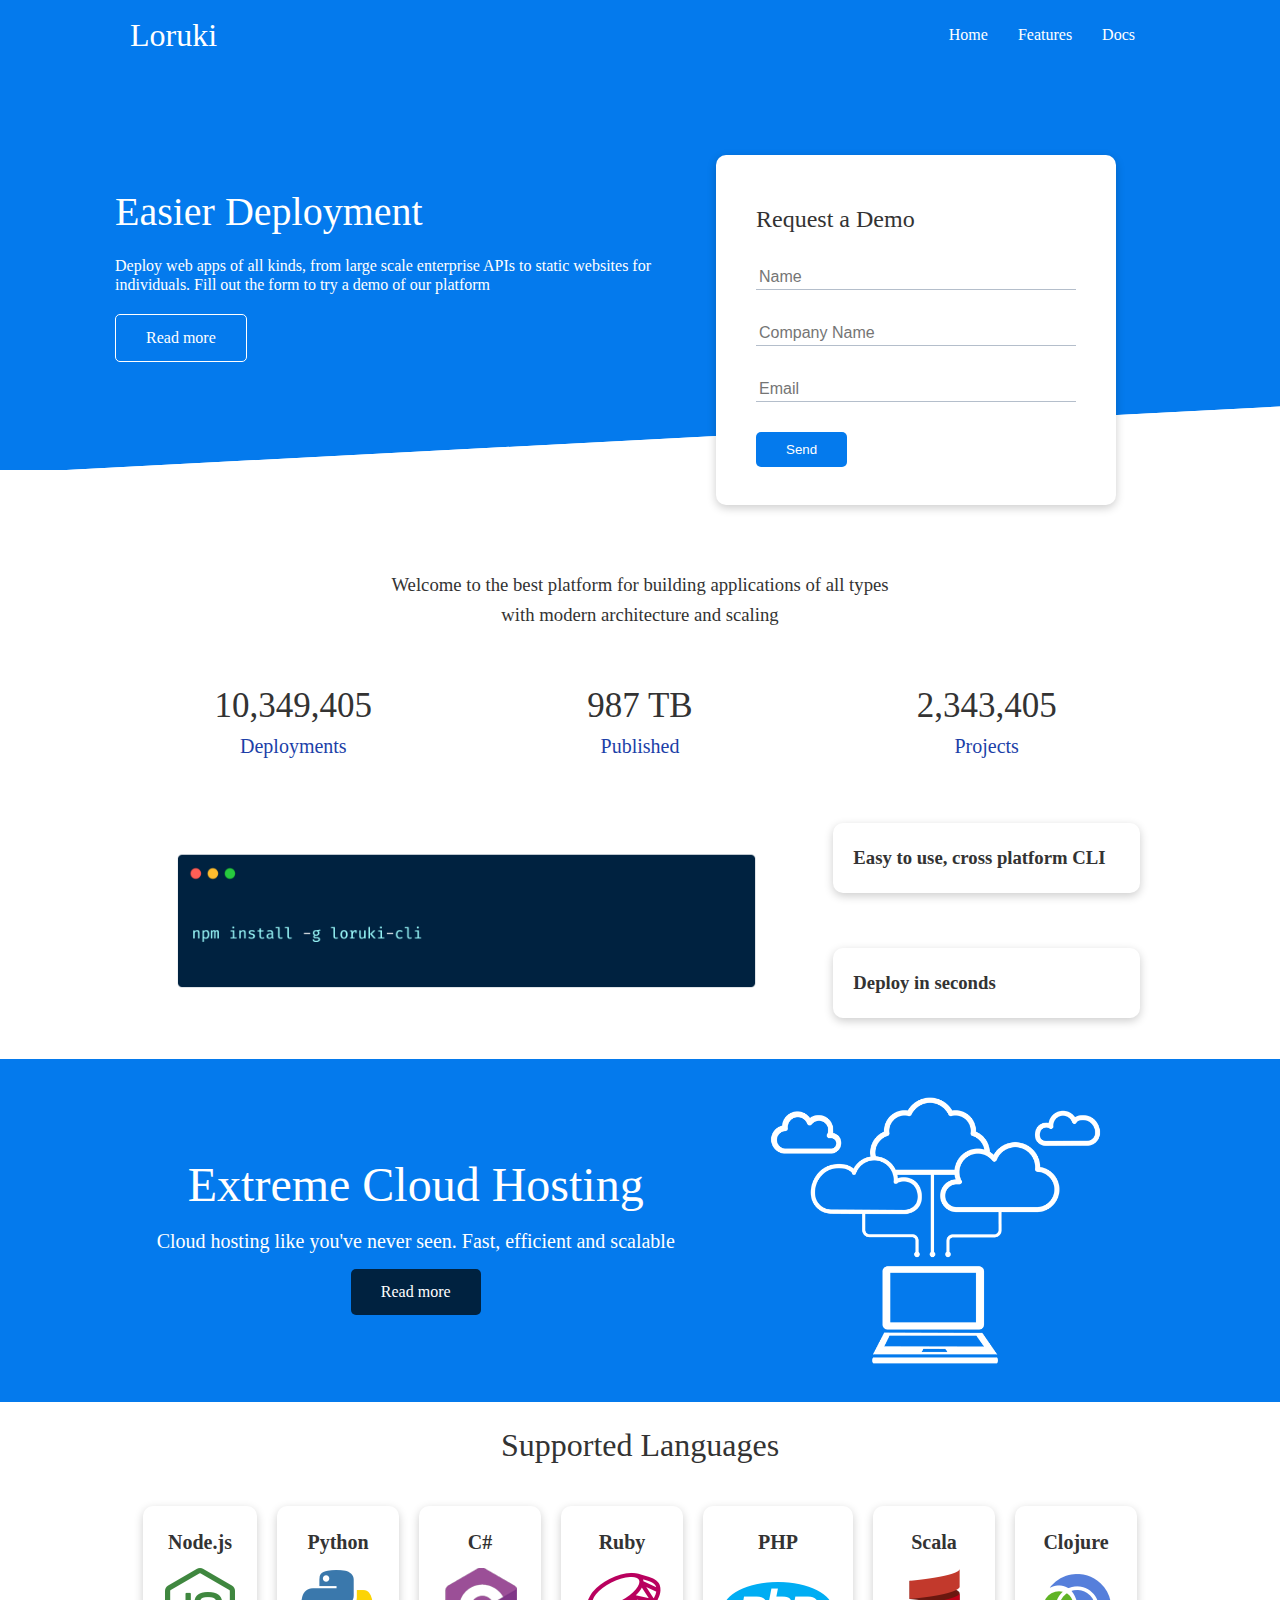
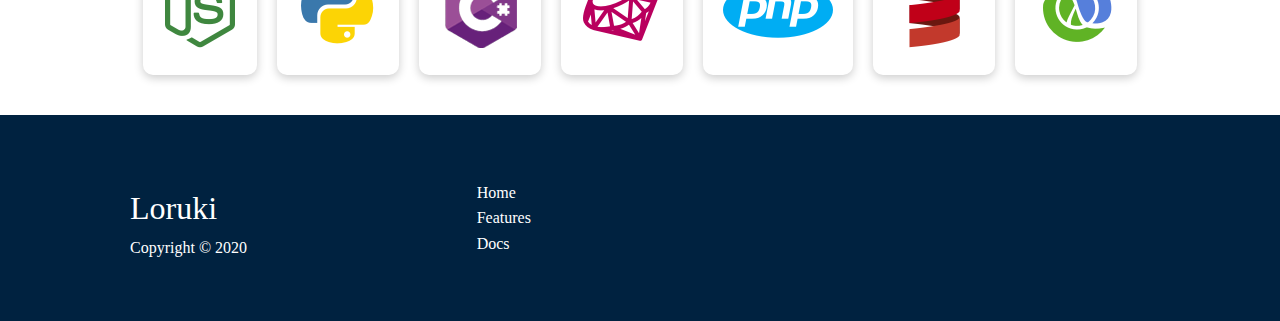
<file: index.html>
<!DOCTYPE html>
<html lang="en">
<head>
    <meta charset="UTF-8">
    <meta name="viewport" content="width=device-width, initial-scale=1.0">
    <link rel="stylesheet" href="https://cdnjs.cloudflare.com/ajax/libs/font-awesome/5.15.1/css/all.min.css" integrity="sha512-+4zCK9k+qNFUR5X+cKL9EIR+ZOhtIloNl9GIKS57V1MyNsYpYcUrUeQc9vNfzsWfV28IaLL3i96P9sdNyeRssA==" crossorigin="anonymous" />
    <link rel='stylesheet' href='css/utilities.css'>
    <link rel='stylesheet' href='css/style.css'>
    <title>Loruki</title>
</head>
<body>
    <!-- Navbar -->
    <div class="navbar">
        <div class="container flex">
            <h1 class="logo">Loruki</h1>
            <nav>
                <ul>
                    <li><a href="index.html">Home</a></li>
                    <li><a href="features.html">Features</a></li>
                    <li><a href="docs.html">Docs</a></li>
                </ul>
            </nav>
        </div>
    </div>
    <!-- Showcase -->
    <section class="showcase">
        <div class="container grid">
            <div class="showcase-text">
                <h1>Easier Deployment</h1>
                <p>Deploy web apps of all kinds, from large scale enterprise APIs to static websites for individuals. Fill out the form to try a demo of our platform</p>
                <a href='features.html' class="btn btn-outline">Read more</a>
            </div>
            <div class="showcase-form card">
                <h2>Request a Demo</h2>
                <form>
                    <div class="form-control">
                        <input type="text" name='name' placeholder="Name" required>
                    </div>
                    <div class="form-control">
                        <input type="text" name='company' placeholder="Company Name" required>
                    </div>
                    <div class="form-control">
                        <input type="email" name='email' placeholder="Email" required>
                    </div>
                    <input type="submit" value='Send' class="btn btn-primary">
                </form>
            </div>
        </div>
    </section>
    <!-- Stats -->
    <section class='stats'>
        <div class="container">
            <h3 class="stats-heading text-center my-1">Welcome to the best platform for building applications of all types with modern architecture and scaling</h3>
            <div class="grid grid-3 text-center my-4">
                <div>
                    <i class="fas fa-server fa-3x"></i>
                    <h3>10,349,405</h3>
                    <p class="text-secondary">Deployments</p>
                </div>
                <div>
                    <i class="fas fa-upload fa-3x"></i>
                    <h3>987 TB</h3>
                    <p class="text-secondary">Published</p>
                </div>
                <div>
                    <i class="fas fa-project-diagram fa-3x"></i>
                    <h3>2,343,405</h3>
                    <p class="text-secondary">Projects</p>
                </div>
            </div>
        </div>
    </section>
    <!-- Cli -->
    <section class="cli">
        <div class="container grid">
            <img src="images/cli.png" alt="">
            <div class="card">
                <h3>Easy to use, cross platform CLI</h3>
            </div>
            <div class="card">
                <h3>Deploy in seconds</h3>
            </div>
        </div>
    </section>
    <!-- Cloud -->
    <section class="cloud bg-primary my-2 py-2">
        <div class="container grid">
            <div class="text-center">
                <h2 class="lg">Extreme Cloud Hosting</h2>
                <p class="lead my-1">Cloud hosting like you've never seen. Fast, efficient and scalable</p>
                <a href="features.html" class="btn btn-dark">Read more</a>
            </div>
            <img src="images/cloud.png" alt="">
        </div>
    </section>
    <!-- Languages -->
    <section class="languages">
        <h2 class="md text-center my-2">Supported Languages</h2>
        <div class="container flex">
            <div class="card">
                <h4>Node.js</h4>
                <img src="images/logos/node.png" alt="">
            </div>
            <div class="card">
                <h4>Python</h4>
                <img src="images/logos/python.png" alt="">
              </div>
              <div class="card">
                <h4>C#</h4>
                <img src="images/logos/csharp.png" alt="">
              </div>
              <div class="card">
                <h4>Ruby</h4>
                <img src="images/logos/ruby.png" alt="">
              </div>
              <div class="card">
                <h4>PHP</h4>
                <img src="images/logos/php.png" alt="">
              </div>
              <div class="card">
                <h4>Scala</h4>
                <img src="images/logos/scala.png" alt="">
              </div>
              <div class="card">
                <h4>Clojure</h4>
                <img src="images/logos/clojure.png" alt="">
              </div>
        </div>
    </section>
    <!-- Footer -->
    <footer class="footer bg-dark py-5">
        <div class="container grid grid-3">
            <div>
                <h1>Loruki</h1>
                <p>Copyright &copy; 2020</p>
            </div>
            <nav>
                <ul>
                    <li><a href="index.html">Home</a></li>
                    <li><a href="features.html">Features</a></li>
                    <li><a href="docs.html">Docs</a></li>
                </ul>
            </nav>
            <div class="social">
                <a href="#"><i class="fab fa-github fa-2x"></i></a>
                <a href="#"><i class="fab fa-facebook fa-2x"></i></a>
                <a href="#"><i class="fab fa-instagram fa-2x"></i></a>
                <a href="#"><i class="fab fa-twitter fa-2x"></i></a>
            </div>
        </div>
    </footer>
</body>
</html>
</file>
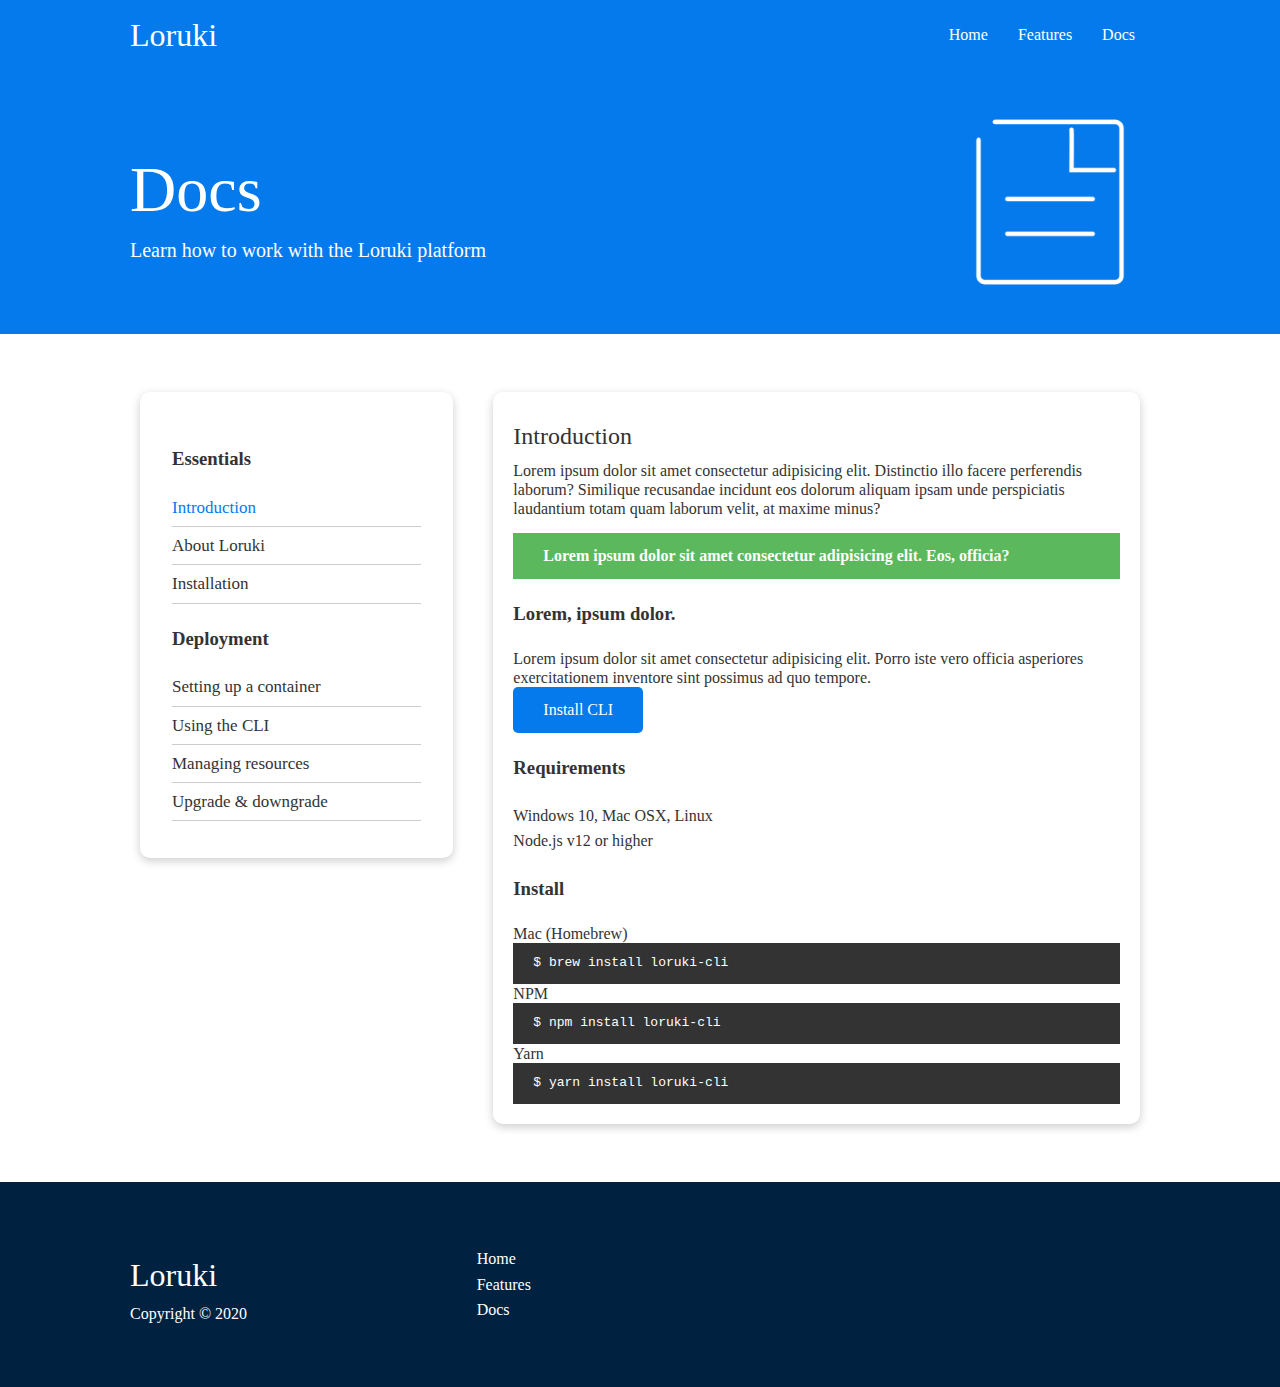
<file: docs.html>
<!DOCTYPE html>
<html lang="en">
<head>
    <meta charset="UTF-8">
    <meta name="viewport" content="width=device-width, initial-scale=1.0">
    <link rel="stylesheet" href="https://cdnjs.cloudflare.com/ajax/libs/font-awesome/5.15.1/css/all.min.css" integrity="sha512-+4zCK9k+qNFUR5X+cKL9EIR+ZOhtIloNl9GIKS57V1MyNsYpYcUrUeQc9vNfzsWfV28IaLL3i96P9sdNyeRssA==" crossorigin="anonymous" />
    <link rel='stylesheet' href='css/utilities.css'>
    <link rel='stylesheet' href='css/style.css'>
    <title>Loruki</title>
</head>
<body>
    <!-- Navbar -->
    <div class="navbar">
        <div class="container flex">
            <h1 class="logo">Loruki</h1>
            <nav>
                <ul>
                    <li><a href="index.html">Home</a></li>
                    <li><a href="features.html">Features</a></li>
                    <li><a href="docs.html">Docs</a></li>
                </ul>
            </nav>
        </div>
    </div>
    <!-- Head -->
    <section class="docs-head bg-primary py-3">
        <div class="container grid">
            <div>
                <h1 class="xl">Docs</h1>
                <p class="lead">Learn how to work with the Loruki platform</p>
            </div>
            <img src="images/docs.png" alt="">
        </div>
    </section>
    <!-- Docs main -->
    <section class="docs-main my-4">
        <div class="container grid">
            <div class="card bg-ligth p-3">
                <h3 class="my-2">Essentials</h3>
                <nav>
                    <ul>
                        <li><a class='text-primary' href="#">Introduction</a></li>
                        <li><a href="#">About Loruki</a></li>
                        <li><a href="#">Installation</a></li>
                    </ul>
                </nav>
                <h3 class="my-2">Deployment</h3>
                <nav>
                    <ul>
                        <li><a href="#">Setting up a container</a></li>
                        <li><a href="#">Using the CLI</a></li>
                        <li><a href="#">Managing resources</a></li>
                        <li><a href="#">Upgrade & downgrade</a></li>
                    </ul>
                </nav>
            </div>
            <div class="card">
                <h2>Introduction</h2>
                <p>Lorem ipsum dolor sit amet consectetur adipisicing elit. Distinctio illo facere perferendis laborum? Similique recusandae incidunt eos dolorum aliquam ipsam unde perspiciatis laudantium totam quam laborum velit, at maxime minus?</p>
                
                <div class="alert alert-success">
                    <i class="fas fa-info">
                        
                    </i>Lorem ipsum dolor sit amet consectetur adipisicing elit. Eos, officia?
                </div>
                
                <h3>Lorem, ipsum dolor.</h3>
                <p>Lorem ipsum dolor sit amet consectetur adipisicing elit. Porro iste vero officia asperiores exercitationem inventore sint possimus ad quo tempore.</p>
                <a href="#" class="btn btn-primary">Install CLI</a>

                <h3>Requirements</h3>
                <ul>
                    <li>Windows 10, Mac OSX, Linux</li>
                    <li>Node.js v12 or higher</li>
                </ul>

                <h3>Install</h3>
                <p>Mac (Homebrew)</p>
                <pre><code>$ brew install loruki-cli</code></pre>
                <p>NPM</p>
                <pre><code>$ npm install loruki-cli</code></pre>
                <p>Yarn</p>
                <pre><code>$ yarn install loruki-cli</code></pre>
            </div>
        </div>
    </section>
    <!-- Footer -->
    <footer class="footer bg-dark py-5">
        <div class="container grid grid-3">
            <div>
                <h1>Loruki</h1>
                <p>Copyright &copy; 2020</p>
            </div>
            <nav>
                <ul>
                    <li><a href="index.html">Home</a></li>
                    <li><a href="features.html">Features</a></li>
                    <li><a href="docs.html">Docs</a></li>
                </ul>
            </nav>
            <div class="social">
                <a href="#"><i class="fab fa-github fa-2x"></i></a>
                <a href="#"><i class="fab fa-facebook fa-2x"></i></a>
                <a href="#"><i class="fab fa-instagram fa-2x"></i></a>
                <a href="#"><i class="fab fa-twitter fa-2x"></i></a>
            </div>
        </div>
    </footer>
</body>
</html>
</file>
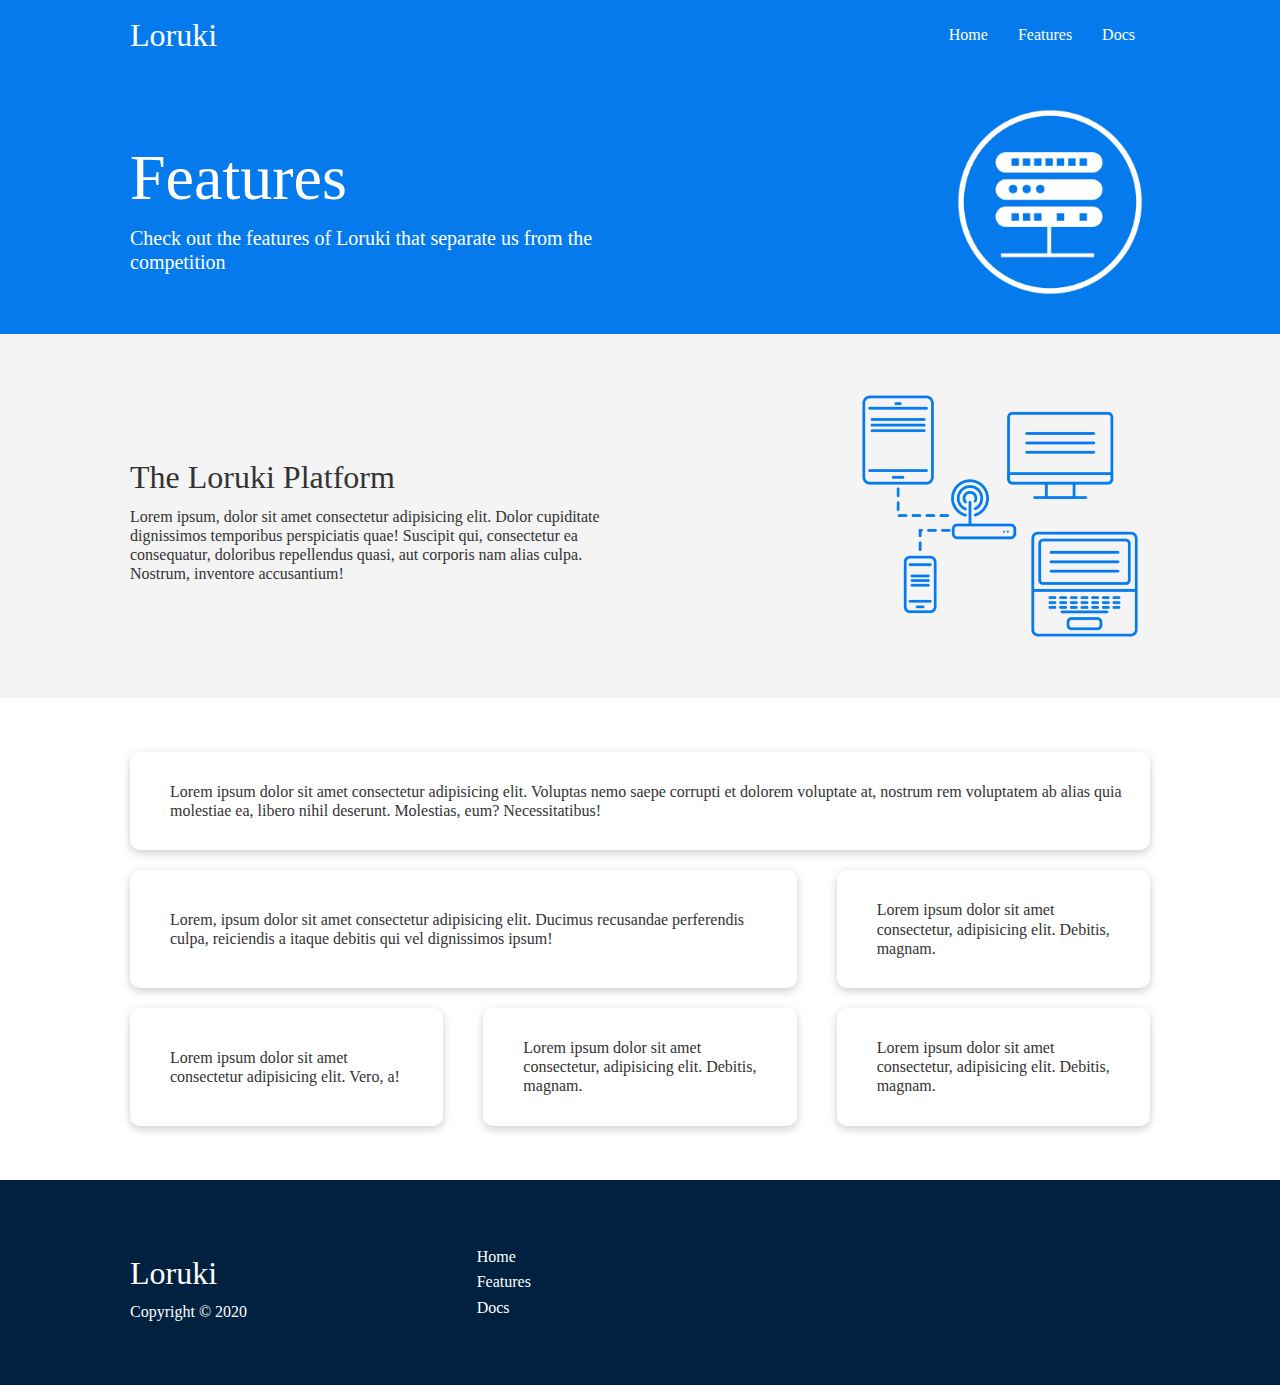
<file: features.html>
<!DOCTYPE html>
<html lang="en">
<head>
    <meta charset="UTF-8">
    <meta name="viewport" content="width=device-width, initial-scale=1.0">
    <link rel="stylesheet" href="https://cdnjs.cloudflare.com/ajax/libs/font-awesome/5.15.1/css/all.min.css" integrity="sha512-+4zCK9k+qNFUR5X+cKL9EIR+ZOhtIloNl9GIKS57V1MyNsYpYcUrUeQc9vNfzsWfV28IaLL3i96P9sdNyeRssA==" crossorigin="anonymous" />
    <link rel='stylesheet' href='css/utilities.css'>
    <link rel='stylesheet' href='css/style.css'>
    <title>Loruki</title>
</head>
<body>
    <!-- Navbar -->
    <div class="navbar">
        <div class="container flex">
            <h1 class="logo">Loruki</h1>
            <nav>
                <ul>
                    <li><a href="index.html">Home</a></li>
                    <li><a href="features.html">Features</a></li>
                    <li><a href="docs.html">Docs</a></li>
                </ul>
            </nav>
        </div>
    </div>
    <!-- Head -->
    <section class="features-head bg-primary py-3">
        <div class="container grid">
            <div>
                <h1 class="xl">Features</h1>
                <p class="lead">Check out the features of Loruki that separate us from the competition</p>
            </div>
            <img src="images/server.png" alt="">
        </div>
    </section>
    <!-- Sub Head -->
    <section class="features-sub-head bg-light py-3">
        <div class="container grid">
            <div>
                <h1 class="md">The Loruki Platform</h1>
                <p>Lorem ipsum, dolor sit amet consectetur adipisicing elit. Dolor cupiditate dignissimos temporibus perspiciatis quae! Suscipit qui, consectetur ea consequatur, doloribus repellendus quasi, aut corporis nam alias culpa. Nostrum, inventore accusantium!</p>
            </div>
            <img src="images/server2.png" alt="">
        </div>
    </section>
    <!-- Main -->
    <section class="features-main my-2">
        <div class="container grid grid-3">
            <div class="card flex">
                <i class="fas fa-server fa-3x"></i>
                <p>Lorem ipsum dolor sit amet consectetur adipisicing elit. Voluptas nemo saepe corrupti et dolorem voluptate at, nostrum rem voluptatem ab alias quia molestiae ea, libero nihil deserunt. Molestias, eum? Necessitatibus!</p>
            </div>
            <div class="card flex">
                <i class="fas fa-network-wired fa-3x"></i>
                <p>
                    Lorem, ipsum dolor sit amet consectetur adipisicing elit. Ducimus
                    recusandae perferendis culpa, reiciendis a itaque debitis qui vel
                    dignissimos ipsum!
                </p>
            </div>
            <div class="card flex">
                <i class="fas fa-laptop-code fa-3x"></i>
                <p>
                    Lorem ipsum dolor sit amet consectetur, adipisicing elit. Debitis,
                    magnam.
                </p>
            </div>
            <div class="card flex">
                <i class="fas fa-database fa-3x"></i>
                <p>
                    Lorem ipsum dolor sit amet consectetur adipisicing elit. Vero, a!
                </p>
            </div>
            <div class="card flex">
                <i class="fas fa-power-off fa-3x"></i>
                <p>
                    Lorem ipsum dolor sit amet consectetur, adipisicing elit. Debitis,
                    magnam.
                </p>
            </div>
            <div class="card flex">
                <i class="fas fa-upload fa-3x"></i>
                <p>
                    Lorem ipsum dolor sit amet consectetur, adipisicing elit. Debitis,
                    magnam.
                </p>
            </div>
        </div>
    </section>
    <!-- Footer -->
    <footer class="footer bg-dark py-5">
        <div class="container grid grid-3">
            <div>
                <h1>Loruki</h1>
                <p>Copyright &copy; 2020</p>
            </div>
            <nav>
                <ul>
                    <li><a href="index.html">Home</a></li>
                    <li><a href="features.html">Features</a></li>
                    <li><a href="docs.html">Docs</a></li>
                </ul>
            </nav>
            <div class="social">
                <a href="#"><i class="fab fa-github fa-2x"></i></a>
                <a href="#"><i class="fab fa-facebook fa-2x"></i></a>
                <a href="#"><i class="fab fa-instagram fa-2x"></i></a>
                <a href="#"><i class="fab fa-twitter fa-2x"></i></a>
            </div>
        </div>
    </footer>
</body>
</html>
</file>
<file: css/utilities.css>
.container {
  max-width: 1100px;
  margin: 0 auto;
  padding: 0 40px;
  overflow: auto;
}

.flex {
  display: flex;
  justify-content: center;
  align-items: center;
  height: 100%;
}

.grid {
  display: grid;
  grid-template-columns: repeat(2, 1fr);
  gap: 20px;
  justify-content: center;
  align-items: center;
  height: 100%;
}

.grid-3 {
  grid-template-columns: repeat(3, 1fr);
}

.card {
  background-color: #fff;
  border-radius: 10px;
  box-shadow: 0 3px 10px rgba(0, 0, 0, 0.2);
  padding: 20px;
  margin: 10px;
  color: #333;
}

.btn {
  display: inline-block;
  padding: 10px 30px;
  cursor: pointer;
  background-color: var(--primary-color);
  color: #fff;
  border: none;
  border-radius: 5px;
}

.btn-outline {
  background-color: transparent;
  border: 1px solid #fff;
}

.btn:hover {
  transform: scale(0.98);
}

.text-center {
  text-align: center;
}

/* Backgrounds & colored buttons */
.bg-primary,
.btn-primary {
  background-color: var(--primary-color);
  color: #fff;
}

.bg-secondary,
.btn-secondary {
  background-color: var(--secondary-color);
  color: #fff;
}

.bg-dark,
.btn-dark {
  background-color: var(--dark-color);
  color: #fff;
}

.bg-light,
.btn-light {
  background-color: var(--light-color);
  color: #333;
}

.bg-primary a,
.btn-primary a,
.bg-secondary a,
.btn-secondary a,
.bg-dark a,
.btn-dark a,
.bg-light a,
.btn-light a {
  color: #fff;
}

/* Text colors*/
.text-primary {
  color: var(--primary-color);
}

.text-secondary {
  color: var(--secondary-color);
}

.text-dark {
  color: var(--dark-color);
}

.text-light {
  color: var(--light-color);
}

/* Text sizes*/
.lead {
  font-size: 20px;
}

.sm {
  font-size: 1rem;
}

.md {
  font-size: 2rem;
}

.lg {
  font-size: 3rem;
}

.xl {
  font-size: 4rem;
}

/* Alert */
.alert {
  background-color: var(--light-color);
  padding: 10px 20px;
  font-weight: bold;
  margin: 15px 0;
}

.alert i {
  margin-right: 10px;
}

.alert-success {
  background-color: var(--success-color);
  color: #fff;
}

.alert-error {
  background-color: var(--error-color);
  color: #fff;
}

/* Margin */
.my-1 {
  margin: 1rem 0;
}

.my-2 {
  margin: 1.5rem 0;
}

.my-3 {
  margin: 2rem 0;
}

.my-4 {
  margin: 3rem 0;
}

.my-5 {
  margin: 4rem 0;
}

.m-1 {
  margin: 1rem;
}

.m-2 {
  margin: 1.5rem;
}

.m-3 {
  margin: 2rem;
}

.m-4 {
  margin: 3rem;
}

.m-5 {
  margin: 4rem;
}

/* Padding */
.py-1 {
  padding: 1rem 0;
}

.py-2 {
  padding: 1.5rem 0;
}

.py-3 {
  padding: 2rem 0;
}

.py-4 {
  padding: 3rem 0;
}

.py-5 {
  padding: 4rem 0;
}

.p-1 {
  padding: 1rem;
}

.p-2 {
  padding: 1.5rem;
}

.p-3 {
  padding: 2rem;
}

.p-4 {
  padding: 3rem;
}

.p-5 {
  padding: 4rem;
}
</file>
<file: css/style.css>
@import url("https://fonts.googleapis.com/css2?family=Lato:wght@300&display=swap");

:root {
  --primary-color: #047aed;
  --secondary-color: #1c3fa8;
  --dark-color: #002240;
  --light-color: #f4f4f4;
  --success-color: #5cb85c;
  --error-color: #d9534f;
}

* {
  box-sizing: border-box;
  padding: 0;
  margin: 0;
}

body {
  font-family: "Lato" sans-serif;
  color: #333;
  line-height: 1.6;
}

ul {
  list-style-type: none;
}

a {
  text-decoration: none;
  color: #333;
}

h1,
h2 {
  font-weight: 300;
  margin: 10px 0;
  line-height: 1.2;
}

p {
  line-height: 1.2;
}

img {
  width: 100%;
}

code,
pre {
  background-color: #333;
  color: #fff;
  padding: 10px;
}

/* Navbar */
.navbar {
  background-color: var(--primary-color);
  color: white;
  height: 70px;
}

.navbar .flex {
  justify-content: space-between;
}

.navbar ul {
  display: flex;
}

.navbar a {
  color: #fff;
  padding: 10px;
  margin: 0 5px;
}

.navbar a:hover {
  border-bottom: 2px solid #fff;
}

/* Showcase */
.showcase {
  height: 400px;
  background-color: var(--primary-color);
  color: #fff;
  position: relative;
}

.showcase h1 {
  font-size: 40px;
}

.showcase p {
  margin: 20px 0;
}

.showcase .grid {
  grid-template-columns: 55% 45%;
  gap: 30px;
  overflow: visible;
}

.showcase-text {
  animation: slideInFromLeft 1s ease-in;
}

.showcase-form {
  position: relative;
  top: 60px;
  height: 350px;
  width: 400px;
  padding: 40px;
  z-index: 100;
  animation: slideInFromRight 1s ease-in;
}

.showcase-form .form-control {
  margin: 30px 0;
}

.showcase-form input[type="text"],
.showcase-form input[type="email"] {
  border: 0;
  border-bottom: 1px solid #b4becb;
  width: 100%;
  padding: 3px;
  font-size: 16px;
}

.showcase-form input:focus {
  outline: none;
}

.showcase::before,
.showcase::after {
  content: "";
  position: absolute;
  height: 100px;
  bottom: -70px;
  right: 0;
  left: 0;
  background-color: white;
  transform: skewY(-3deg);
}

/* Stats */
.stats {
  padding-top: 100px;
  animation: slideInFromBottom 1s ease-in;
}

.stats-heading {
  max-width: 500px;
  margin: auto;
}

.stats .grid h3 {
  font-size: 35px;
  font-weight: normal;
}

.stats h3 {
  font-weight: normal;
}

.stats .grid p {
  font-size: 20px;
}

/* Cli */
.cli .grid {
  grid-template-columns: repeat(3, 1fr);
  grid-template-rows: repeat(2, 1fr);
}

.cli .grid > *:first-child {
  grid-column: 1 / span 2;
  grid-row: 1 / span 2;
}

/* Cloud */
.cloud .grid {
  grid-template-columns: 4fr 3fr;
}

/* Languages */
.languages .flex {
  flex-wrap: wrap;
}

.languages .card {
  text-align: center;
  margin: 18px 10px 40px;
  transition: transform 0.2s ease-in;
}

.languages .card h4 {
  font-size: 20px;
  margin-bottom: 10px;
}

.languages .card:hover {
  transform: translateY(-15px);
}

/* Footer */
.footer .social a {
  margin: 0 10px;
}

/* Features */
.features-head img,
.docs-head img {
  width: 200px;
  justify-self: flex-end;
}

.features-sub-head img {
  width: 300px;
  justify-self: flex-end;
}

.features-main .card > i {
  margin-right: 20px;
}

.features-main .grid {
  padding: 30px;
}

.features-main .grid > *:first-child {
  grid-column: 1 / span 3;
}

.features-main .grid > *:nth-child(2) {
  grid-column: 1 / span 2;
}

/* Docs */
.docs-main h3 {
  margin: 20px 0;
}

.docs-main .grid {
  grid-template-columns: 1fr 2fr;
  align-items: flex-start;
}
.docs-main nav li {
  font-size: 17px;
  padding-bottom: 5px;
  margin-bottom: 5px;
  border-bottom: 1px solid #ccc;
  transition: font-weight 0.7s;
}

.docs-main a:hover {
  font-weight: bold;
}

/* Animation */
@keyframes slideInFromLeft {
  0% {
    transform: translateX(-100%);
  }
  100% {
    transform: translateX(0);
  }
}

@keyframes slideInFromRight {
  0% {
    transform: translateX(100%);
  }
  100% {
    transform: translateX(0);
  }
}

@keyframes slideInFromTop {
  0% {
    transform: translateY(-100%);
  }
  100% {
    transform: translateX(0);
  }
}

@keyframes slideInFromBottom {
  0% {
    transform: translateY(100%);
  }
  100% {
    transform: translateX(0);
  }
}

/* Tablets and under */
@media (max-width: 768px) {
  .grid,
  .showcase .grid,
  .stats .grid,
  .cli .grid,
  .cloud .grid,
  .features-main .grid,
  .docs-main .grid {
    grid-template-columns: 1fr;
    grid-template-rows: 1fr;
  }
  .showcase {
    height: auto;
  }
  .showcase-text {
    text-align: center;
    margin-top: 40px;
    animation: slideInFromTop 1s ease-in;

  }
  .showcase-form {
    justify-self: center;
    margin: auto;
    animation: slideInFromBottom 1s ease-in;

  }
  .cli .grid > *:first-child {
    grid-column: 1;
    grid-row: 1;
  }
  .features-head,
  .features-sub-head,
  .docs-head {
    text-align: center;
  }
  .features-head img,
  .features-sub-head img,
  .docs-head img {
    justify-self: center;
  }
  .features-main .grid > *:first-child,
  .features-main .grid > *:nth-child(2) {
    grid-column: 1;
  }
}

/* Mobile */
@media (max-width: 500px) {
  .navbar {
    height: 110px;
  }
  .navbar .flex {
    flex-direction: column;
  }
  .navbar ul {
    padding: 10px;
    background-color: rgba(0, 0, 0, 0.1);
  }
}
</file>
